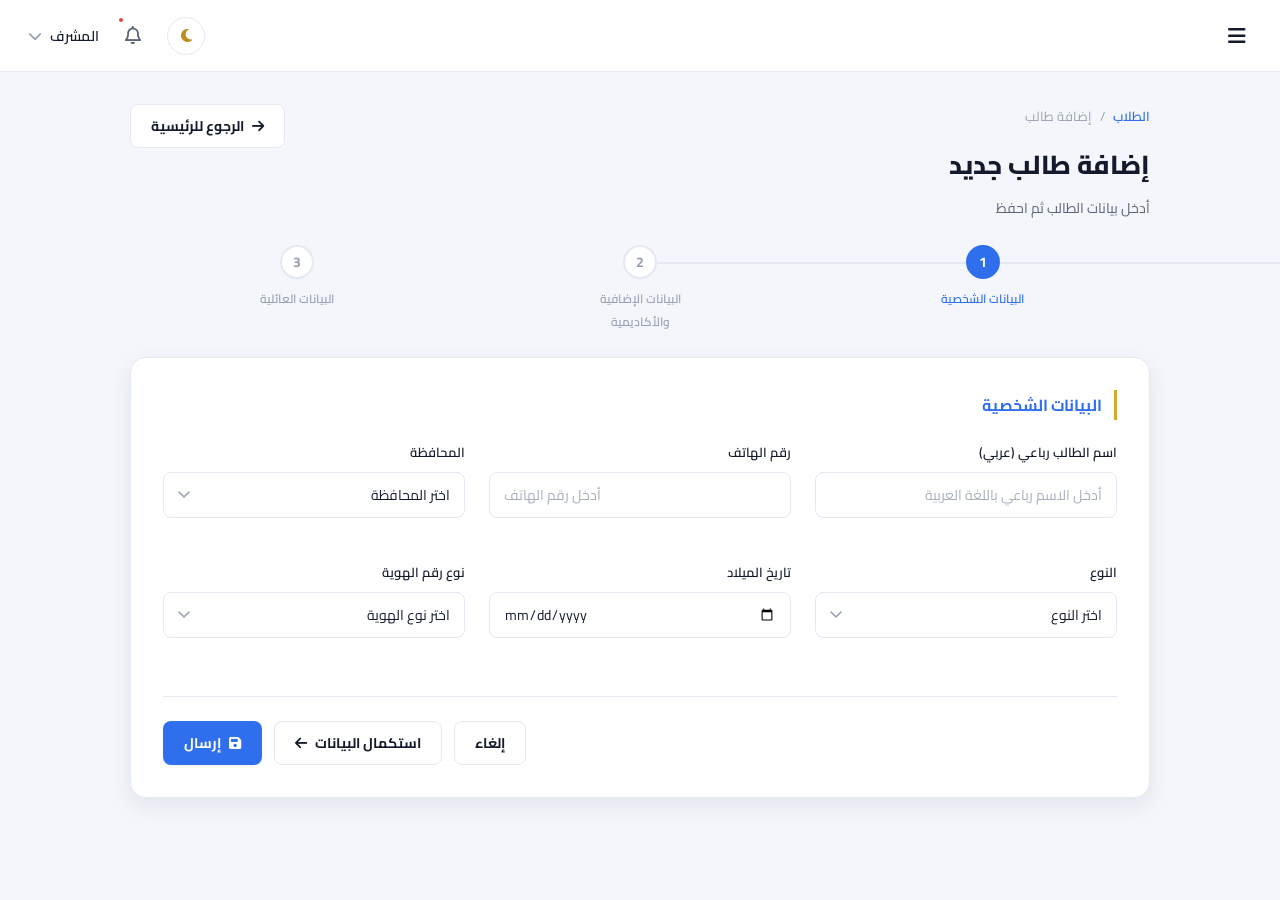
<file: addStudent.html>
<!doctype html>
<html lang="ar" dir="rtl">
  <head>
    <meta charset="UTF-8" />
    <meta name="viewport" content="width=device-width, initial-scale=1.0" />
    <title>إضافة طالب جديد | نظام الإدارة</title>
    <link rel="stylesheet" href="./assets/CSS/style.css" />
    <link
      href="https://fonts.googleapis.com/css2?family=Cairo:wght@400;500;600;700;800&display=swap"
      rel="stylesheet"
    />
    <link
      rel="stylesheet"
      href="https://cdnjs.cloudflare.com/ajax/libs/font-awesome/6.5.1/css/all.min.css"
    />
    <script>
      (function () {
        var saved = localStorage.getItem("theme");
        if (saved === "dark")
          document.documentElement.setAttribute("data-theme", "dark");
      })();
    </script>
  </head>
  <body>
    <div class="app">
      <!-- ===== Sidebar ===== -->
      <!-- <aside class="sidebar" id="sidebar">
      <div class="sidebar__brand">
        <div class="sidebar__logo"><i class="fa-solid fa-graduation-cap"></i></div>
        <div class="sidebar__brand-text">
          <strong>كلية</strong>
          <span>نظام الإدارة</span>
        </div>
      </div>

      <nav class="sidebar__nav">
        <a href="#" class="nav-item" data-nav="dashboard">
          <i class="fa-solid fa-house nav-item__icon"></i> لوحة التحكم
        </a>
        <a href="#" class="nav-item nav-item--active" data-nav="students">
          <i class="fa-solid fa-users nav-item__icon"></i> الطلاب
        </a>
        <a href="#" class="nav-item" data-nav="courses">
          <i class="fa-solid fa-clipboard-list nav-item__icon"></i> المقررات
        </a>
        <a href="#" class="nav-item" data-nav="departments">
          <i class="fa-solid fa-building nav-item__icon"></i> الأقسام
        </a>
        <a href="#" class="nav-item" data-nav="reports">
          <i class="fa-solid fa-chart-column nav-item__icon"></i> التقارير
        </a>
        <a href="#" class="nav-item" data-nav="users">
          <i class="fa-solid fa-user nav-item__icon"></i> المستخدمون
        </a>
        <a href="#" class="nav-item" data-nav="settings">
          <i class="fa-solid fa-gear nav-item__icon"></i> الإعدادات
        </a>
      </nav>

      <a href="#" class="sidebar__logout" id="logoutBtn">
        <i class="fa-solid fa-right-from-bracket nav-item__icon"></i> تسجيل الخروج
      </a>
    </aside> -->

      <div class="main">
        <header class="topbar">
          <button
            class="topbar__menu-btn"
            id="menuBtn"
            aria-label="فتح القائمة"
          >
            <i class="fa-solid fa-bars"></i>
          </button>

          <div class="topbar__actions">
            <button
              class="theme-toggle"
              id="themeToggleBtn"
              aria-label="تبديل الوضع الليلي"
            >
              <i class="fa-solid fa-sun" id="themeIcon"></i>
            </button>
            <button
              class="topbar__icon-btn"
              id="notifBtn"
              aria-label="الإشعارات"
            >
              <i class="fa-regular fa-bell"></i>
              <span class="topbar__badge"></span>
            </button>
            <div class="topbar__admin">
              <!-- <div class="topbar__avatar"></div> -->
              <span>المشرف</span>
              <i class="fa-solid fa-chevron-down topbar__chevron"></i>
            </div>
          </div>
        </header>

        <main class="page">
          <div class="page__top">
            <div>
              <nav class="breadcrumb" aria-label="مسار التنقل">
                <a href="#">الطلاب</a>
                <span>/</span>
                <span>إضافة طالب</span>
              </nav>
              <h1 class="page__title">إضافة طالب جديد</h1>
              <p class="page__subtitle">أدخل بيانات الطالب ثم احفظ</p>
            </div>

            <button class="btn btn--outline" id="backBtn">
              <i class="fa-solid fa-arrow-right"></i> الرجوع للرئيسية
            </button>
          </div>

          <!-- Step indicator -->
          <ol class="wizard-steps" id="wizardSteps">
            <li class="wizard-steps__item wizard-steps__item--active" data-step-indicator="1">
              <span class="wizard-steps__circle">1</span>
              <span class="wizard-steps__label">البيانات الشخصية</span>
            </li>
            <li class="wizard-steps__item" data-step-indicator="2">
              <span class="wizard-steps__circle">2</span>
              <span class="wizard-steps__label">البيانات الإضافية والأكاديمية</span>
            </li>
            <li class="wizard-steps__item" data-step-indicator="3">
              <span class="wizard-steps__circle">3</span>
              <span class="wizard-steps__label">البيانات العائلية</span>
            </li>
          </ol>

          <form class="card" id="studentForm" novalidate>

            <section class="form-section wizard-step wizard-step--active" data-step="1">
              <h2 class="form-section__title">البيانات الشخصية</h2>

              <div class="form-grid">
                <div class="field">
                  <label for="arabFullName">اسم الطالب رباعي (عربي)</label>
                  <input
                    type="text"
                    id="arabFullName"
                    name="arabFullName"
                    placeholder="أدخل الاسم رباعي باللغة العربية"
                    autocomplete="name"
                  />
                  <span class="field__error" data-error-for="arabFullName"></span>
                </div>

                <div class="field">
                  <label for="phone">رقم الهاتف</label>
                  <input
                    type="tel"
                    id="phone"
                    name="phone"
                    placeholder="أدخل رقم الهاتف"
                    autocomplete="tel"
                  />
                  <span class="field__error" data-error-for="phone"></span>
                </div>

                <div class="field">
                  <label for="governorate">المحافظة</label>
                  <select id="governorate" name="governorate">
                    <option value="" selected disabled>اختر المحافظة</option>
                    <option value="دمياط">دمياط</option>
                    <option value="بورسعيد">بورسعيد</option>
                    <option value="المنصورة">المنصورة</option>
                    <option value="أخرى">أخرى</option>
                  </select>
                  <span class="field__error" data-error-for="governorate"></span>
                </div>

                <div class="field">
                  <label for="gender">النوع</label>
                  <select id="gender" name="gender">
                    <option value="" selected disabled>اختر النوع</option>
                    <option value="male">ذكر</option>
                    <option value="female">أنثى</option>
                  </select>
                  <span class="field__error" data-error-for="gender"></span>
                </div>

                <div class="field">
                  <label for="dob">تاريخ الميلاد</label>
                  <input type="date" id="dob" name="dob" />
                  <span class="field__error" data-error-for="dob"></span>
                </div>

                <div class="field">
                  <label for="idType">نوع رقم الهوية</label>
                  <select id="idType" name="idType">
                    <option value="" selected disabled>اختر نوع الهوية</option>
                    <option value="national">رقم قومي</option>
                    <option value="passport">رقم جواز السفر</option>
                  </select>
                  <span class="field__error" data-error-for="idType"></span>
                </div>

                <div class="field" id="idNumberField" hidden>
                  <label for="idNumber" id="idNumberLabel">رقم الهوية</label>
                  <input
                    type="text"
                    id="idNumber"
                    name="idNumber"
                    placeholder="أدخل الرقم"
                    inputmode="numeric"
                  />
                  <span class="field__error" data-error-for="idNumber"></span>
                </div>
              </div>
            </section>

            <section class="form-section wizard-step" data-step="2">
              <h2 class="form-section__title">بيانات إضافية</h2>

              <div class="form-grid">
                <div class="field">
                  <label for="englishFullName">اسم الطالب رباعي (إنجليزي)</label>
                  <input
                    type="text"
                    id="englishFullName"
                    name="englishFullName"
                    placeholder="Full name in English"
                  />
                  <span class="field__error" data-error-for="englishFullName"></span>
                </div>

                <div class="field field--span-2">
                  <label for="address">العنوان</label>
                  <input
                    type="text"
                    id="address"
                    name="address"
                    placeholder="أدخل العنوان"
                  />
                  <span class="field__error" data-error-for="address"></span>
                </div>

                <div class="field">
                  <label for="country">الدولة</label>
                  <input
                    type="text"
                    id="country"
                    name="country"
                    placeholder="أدخل الدولة"
                    value="مصر"
                  />
                  <span class="field__error" data-error-for="country"></span>
                </div>

                <div class="field">
                  <label for="maritalStatus">الحالة الاجتماعية</label>
                  <select id="maritalStatus" name="maritalStatus">
                    <option value="" selected disabled>اختر الحالة الاجتماعية</option>
                    <option value="single">أعزب</option>
                    <option value="married">متزوج</option>
                  </select>
                  <span class="field__error" data-error-for="maritalStatus"></span>
                </div>

                <div class="field">
                  <label for="religion">الديانة</label>
                  <select id="religion" name="religion">
                    <option value="" selected disabled>اختر الديانة</option>
                    <option value="muslim">مسلم</option>
                    <option value="christian">مسيحي</option>
                    <option value="other">أخرى</option>
                  </select>
                  <span class="field__error" data-error-for="religion"></span>
                </div>

                <div class="field">
                  <label for="cardIssuePlace">جهة صدور البطاقة</label>
                  <input
                    type="text"
                    id="cardIssuePlace"
                    name="cardIssuePlace"
                    placeholder="أدخل جهة صدور البطاقة"
                  />
                  <span class="field__error" data-error-for="cardIssuePlace"></span>
                </div>

                <div class="field">
                  <label for="dataEntryDate">تاريخ إدخال البيانات</label>
                  <input type="date" id="dataEntryDate" name="dataEntryDate" />
                  <span class="field__error" data-error-for="dataEntryDate"></span>
                </div>

                <div class="field">
                  <label for="oneChanceStudent">طالب دور (فرصة واحدة)</label>
                  <select id="oneChanceStudent" name="oneChanceStudent">
                    <option value="" selected disabled>اختر</option>
                    <option value="yes">نعم</option>
                    <option value="no">لا</option>
                  </select>
                  <span class="field__error" data-error-for="oneChanceStudent"></span>
                </div>

                <div class="field">
                  <label for="studyType">نظام الدراسة</label>
                  <select id="studyType" name="studyType">
                    <option value="" selected disabled>اختر النظام</option>
                    <option value="semesters">فصول دراسية</option>
                    <option value="hours">ساعات معتمدة</option>
                  </select>
                  <span class="field__error" data-error-for="studyType"></span>
                </div>
              </div>

              <h2 class="form-section__title form-section__title--sub">بيانات المؤهل السابق</h2>

              <div class="form-grid">
                <div class="field">
                  <label for="qualification">المؤهل</label>
                  <select id="qualification" name="qualification">
                    <option value="" selected disabled>اختر المؤهل</option>
                    <option value="high_school">ثانوية عامة</option>
                    <option value="diploma">دبلوم</option>
                    <option value="other">أخرى</option>
                  </select>
                  <span class="field__error" data-error-for="qualification"></span>
                </div>

                <div class="field">
                  <label for="qualificationYear">سنة الحصول على المؤهل</label>
                  <input
                    type="number"
                    id="qualificationYear"
                    name="qualificationYear"
                    placeholder="مثال: 2024"
                    min="1970"
                    max="2100"
                  />
                  <span class="field__error" data-error-for="qualificationYear"></span>
                </div>

                <div class="field">
                  <label for="schoolName">اسم المدرسة</label>
                  <input
                    type="text"
                    id="schoolName"
                    name="schoolName"
                    placeholder="أدخل اسم المدرسة"
                  />
                  <span class="field__error" data-error-for="schoolName"></span>
                </div>

                <div class="field">
                  <label for="total">المجموع</label>
                  <input
                    type="number"
                    id="total"
                    name="total"
                    placeholder="أدخل المجموع"
                    step="0.01"
                    min="0"
                  />
                  <span class="field__error" data-error-for="total"></span>
                </div>

                <div class="field">
                  <label for="seatNumber">رقم الجلوس</label>
                  <input
                    type="text"
                    id="seatNumber"
                    name="seatNumber"
                    placeholder="أدخل رقم الجلوس"
                    inputmode="numeric"
                  />
                  <span class="field__error" data-error-for="seatNumber"></span>
                </div>

                <div class="field">
                  <label for="enrollmentStatus">حالة القيد</label>
                  <select id="enrollmentStatus" name="enrollmentStatus">
                    <option value="" selected disabled>اختر حالة القيد</option>
                    <option value="new">قيد جديد</option>
                    <option value="transferred">محول</option>
                    <option value="repeated">إعادة قيد</option>
                  </select>
                  <span class="field__error" data-error-for="enrollmentStatus"></span>
                </div>

                <div class="field">
                  <label for="enrollmentType">نوع القيد</label>
                  <select id="enrollmentType" name="enrollmentType">
                    <option value="" selected disabled>اختر نوع القيد</option>
                    <option value="general">عام</option>
                    <option value="transferred_from_other">تحويل من كلية أخرى</option>
                    <option value="reserved">احتياطي</option>
                  </select>
                  <span class="field__error" data-error-for="enrollmentType"></span>
                </div>

                <div class="field">
                  <label for="coordinationNumber">رقم كشف التنسيق</label>
                  <input
                    type="text"
                    id="coordinationNumber"
                    name="coordinationNumber"
                    placeholder="أدخل رقم كشف التنسيق"
                  />
                  <span class="field__error" data-error-for="coordinationNumber"></span>
                </div>
              </div>
            </section>

            <section class="form-section wizard-step" data-step="3">
              <h2 class="form-section__title">البيانات العائلية</h2>

              <div class="form-grid">
                <div class="field">
                  <label for="fatherName">اسم الأب</label>
                  <input type="text" id="fatherName" name="fatherName" placeholder="أدخل اسم الأب" />
                  <span class="field__error" data-error-for="fatherName"></span>
                </div>

                <div class="field">
                  <label for="motherName">اسم الأم</label>
                  <input type="text" id="motherName" name="motherName" placeholder="أدخل اسم الأم" />
                  <span class="field__error" data-error-for="motherName"></span>
                </div>

                <div class="field">
                  <label for="fatherJob">مهنة الأب</label>
                  <input type="text" id="fatherJob" name="fatherJob" placeholder="أدخل مهنة الأب" />
                  <span class="field__error" data-error-for="fatherJob"></span>
                </div>

                <div class="field">
                  <label for="motherJob">مهنة الأم</label>
                  <input type="text" id="motherJob" name="motherJob" placeholder="أدخل مهنة الأم" />
                  <span class="field__error" data-error-for="motherJob"></span>
                </div>

                <div class="field">
                  <label for="fatherWorkplace">جهة عمل الأب</label>
                  <input type="text" id="fatherWorkplace" name="fatherWorkplace" placeholder="أدخل جهة عمل الأب" />
                  <span class="field__error" data-error-for="fatherWorkplace"></span>
                </div>

                <div class="field">
                  <label for="motherWorkplace">جهة عمل الأم</label>
                  <input type="text" id="motherWorkplace" name="motherWorkplace" placeholder="أدخل جهة عمل الأم" />
                  <span class="field__error" data-error-for="motherWorkplace"></span>
                </div>

                <div class="field">
                  <label for="fatherPhone">هاتف الأب</label>
                  <input type="tel" id="fatherPhone" name="fatherPhone" placeholder="أدخل هاتف الأب" />
                  <span class="field__error" data-error-for="fatherPhone"></span>
                </div>

                <div class="field">
                  <label for="motherPhone">هاتف الأم</label>
                  <input type="tel" id="motherPhone" name="motherPhone" placeholder="أدخل هاتف الأم" />
                  <span class="field__error" data-error-for="motherPhone"></span>
                </div>

                <div class="field field--checkbox field--span-2">
                  <label class="checkbox-label" for="isFatherDeceased">
                    <input type="checkbox" id="isFatherDeceased" name="isFatherDeceased" />
                    الأب متوفي
                  </label>
                </div>
              </div>

              <div id="guardianSection" hidden>
                <h2 class="form-section__title form-section__title--sub">بيانات ولي الأمر</h2>
                <div class="form-grid">
                  <div class="field">
                    <label for="guardianName">اسم ولي الأمر</label>
                    <input type="text" id="guardianName" name="guardianName" placeholder="أدخل اسم ولي الأمر" />
                    <span class="field__error" data-error-for="guardianName"></span>
                  </div>

                  <div class="field">
                    <label for="guardianRelation">درجة القرابة لولي الأمر</label>
                    <input type="text" id="guardianRelation" name="guardianRelation" placeholder="مثال: عم، خال، أخ" />
                    <span class="field__error" data-error-for="guardianRelation"></span>
                  </div>

                  <div class="field">
                    <label for="guardianWorkplace">جهة عمل ولي الأمر</label>
                    <input type="text" id="guardianWorkplace" name="guardianWorkplace" placeholder="أدخل جهة عمل ولي الأمر" />
                    <span class="field__error" data-error-for="guardianWorkplace"></span>
                  </div>

                  <div class="field">
                    <label for="guardianPhone">هاتف ولي الأمر</label>
                    <input type="tel" id="guardianPhone" name="guardianPhone" placeholder="أدخل هاتف ولي الأمر" />
                    <span class="field__error" data-error-for="guardianPhone"></span>
                  </div>

                  <div class="field field--span-2">
                    <label for="guardianAddress">عنوان ولي الأمر</label>
                    <input type="text" id="guardianAddress" name="guardianAddress" placeholder="أدخل عنوان ولي الأمر" />
                    <span class="field__error" data-error-for="guardianAddress"></span>
                  </div>
                </div>
              </div>
            </section>

            <div class="form-actions">
              <button type="button" class="btn btn--outline" id="cancelBtn">
                إلغاء
              </button>
              <button type="button" class="btn btn--outline" id="backStepBtn" hidden>
                <i class="fa-solid fa-arrow-left"></i> رجوع
              </button>
              <button type="button" class="btn btn--outline" id="continueBtn">
                استكمال البيانات <i class="fa-solid fa-arrow-left"></i>
              </button>
              <button type="submit" class="btn btn--primary" id="saveBtn">
                <i class="fa-solid fa-floppy-disk btn__icon"></i>
                <span class="btn__label">إرسال</span>
              </button>
            </div>
          </form>
        </main>
      </div>
    </div>

    <div class="toast" id="toast" role="status" aria-live="polite"></div>

    <div class="modal-overlay" id="successModal" hidden>
      <div class="modal" role="dialog" aria-modal="true" aria-labelledby="successModalTitle">
        <div class="modal__icon"><i class="fa-solid fa-circle-check"></i></div>
        <h3 class="modal__title" id="successModalTitle">تم بنجاح</h3>
        <p class="modal__text" id="successModalText">تم إرسال بيانات الطالب بنجاح</p>
        <button type="button" class="btn btn--primary modal__close" id="successModalCloseBtn">
          تمام
        </button>
      </div>
    </div>

    <script src="./assets/javaScript/addStudent.js"></script>
  </body>
</html>
</file>
<file: assets/CSS/style.css>
:root {
  --navy-950: #0b1330;
  --navy-900: #0f1b3d;
  --navy-800: #142354;
  --navy-700: #1c2d63;
  --gold-500: #d4a92e;
  --gold-600: #b98f1f;

  --blue-600: #2f6fed;
  --blue-700: #2559c9;
  --blue-50: #eaf1ff;

  --bg: #f4f6fb;
  --surface: #ffffff;
  --surface-alt: #fafbfd;
  --border: #e4e8f1;

  --text-900: #131a2c;
  --text-600: #5a6478;
  --text-400: #98a1b3;
  --placeholder: #a6aebd;

  --danger: #e0473f;
  --success: #1f9d55;

  --radius-sm: 8px;
  --radius-md: 12px;
  --radius-lg: 16px;

  --shadow-sm: 0 1px 2px rgba(16, 24, 60, 0.06);
  --shadow-md: 0 8px 24px rgba(16, 24, 60, 0.08);

  --font: "Cairo", "Segoe UI", Tahoma, sans-serif;

  --sidebar-w: 264px;
  --topbar-h: 72px;
}

[data-theme="dark"] {
  --bg: #0a0f24;
  --surface: #121a37;
  --surface-alt: #16204a;
  --border: #263258;

  --text-900: #eef1fa;
  --text-600: #a7afc8;
  --text-400: #7b86a2;
  --placeholder: #5c6688;

  --blue-50: #182a52;
  --shadow-sm: 0 1px 2px rgba(0, 0, 0, 0.35);
  --shadow-md: 0 8px 24px rgba(0, 0, 0, 0.45);
}

* {
  box-sizing: border-box;
}

html,
body {
  margin: 0;
  padding: 0;
  font-family: var(--font);
  background: var(--bg);
  color: var(--text-900);
  -webkit-font-smoothing: antialiased;
  transition:
    background 0.2s ease,
    color 0.2s ease;
}

a {
  text-decoration: none;
  color: inherit;
}
button {
  font-family: inherit;
  cursor: pointer;
}
input,
select {
  font-family: inherit;
}

.app {
  display: flex;
  min-height: 100vh;
}

.sidebar {
  width: var(--sidebar-w);
  flex-shrink: 0;
  background: linear-gradient(180deg, var(--navy-950), var(--navy-900));
  color: #fff;
  display: flex;
  flex-direction: column;
  padding: 24px 16px;
  position: sticky;
  top: 0;
  height: 100vh;
  transition: transform 0.25s ease;
  z-index: 20;
}

.sidebar__brand {
  display: flex;
  align-items: center;
  gap: 12px;
  padding: 8px 8px 24px;
  border-bottom: 1px solid rgba(255, 255, 255, 0.08);
  margin-bottom: 16px;
}

.sidebar__logo {
  width: 40px;
  height: 40px;
  border-radius: var(--radius-sm);
  background: rgba(212, 169, 46, 0.15);
  border: 1px solid rgba(212, 169, 46, 0.4);
  display: flex;
  align-items: center;
  justify-content: center;
  font-size: 18px;
}

.sidebar__brand-text {
  display: flex;
  flex-direction: column;
  line-height: 1.3;
}
.sidebar__brand-text strong {
  font-size: 16px;
}
.sidebar__brand-text span {
  font-size: 12px;
  color: rgba(255, 255, 255, 0.55);
}

.sidebar__nav {
  display: flex;
  flex-direction: column;
  gap: 4px;
  flex: 1;
}

.nav-item {
  display: flex;
  align-items: center;
  gap: 12px;
  padding: 11px 14px;
  border-radius: var(--radius-sm);
  font-size: 14px;
  font-weight: 500;
  color: rgba(255, 255, 255, 0.75);
  transition:
    background 0.15s ease,
    color 0.15s ease;
}
.nav-item:hover {
  background: rgba(255, 255, 255, 0.06);
  color: #fff;
}
.nav-item--active {
  background: var(--blue-600);
  color: #fff;
  box-shadow: var(--shadow-sm);
}
.nav-item__icon {
  font-size: 16px;
  width: 20px;
  text-align: center;
}

.sidebar__logout {
  display: flex;
  align-items: center;
  gap: 12px;
  padding: 11px 14px;
  border-radius: var(--radius-sm);
  font-size: 14px;
  font-weight: 500;
  color: rgba(255, 255, 255, 0.7);
  border-top: 1px solid rgba(255, 255, 255, 0.08);
  margin-top: 8px;
  padding-top: 18px;
}
.sidebar__logout:hover {
  color: #fff;
}

.main {
  flex: 1;
  min-width: 0;
  display: flex;
  flex-direction: column;
}

.topbar {
  height: var(--topbar-h);
  background: var(--surface);
  border-bottom: 1px solid var(--border);
  display: flex;
  align-items: center;
  justify-content: space-between;
  padding: 0 28px;
  position: sticky;
  top: 0;
  z-index: 10;
}

.topbar__menu-btn {
  background: none;
  border: none;
  font-size: 20px;
  color: var(--text-900);
  padding: 6px;
  border-radius: var(--radius-sm);
}
.topbar__menu-btn:hover {
  background: var(--bg);
}

.topbar__actions {
  display: flex;
  align-items: center;
  gap: 20px;
}

.topbar__icon-btn {
  position: relative;
  background: none;
  border: none;
  font-size: 18px;
  color: var(--text-600);
}
.theme-toggle {
  width: 38px;
  height: 38px;
  border-radius: 50%;
  border: 1px solid var(--border);
  background: var(--surface);
  color: var(--gold-600);
  font-size: 15px;
  display: flex;
  align-items: center;
  justify-content: center;
  transition:
    background 0.15s ease,
    border-color 0.15s ease,
    color 0.15s ease;
}
.theme-toggle:hover {
  border-color: var(--gold-500);
  color: var(--gold-500);
}
[data-theme="dark"] .theme-toggle {
  color: var(--gold-500);
}
.topbar__badge {
  position: absolute;
  top: -2px;
  left: -2px;
  width: 8px;
  height: 8px;
  border-radius: 50%;
  background: var(--danger);
  border: 2px solid var(--surface);
}

.topbar__admin {
  display: flex;
  align-items: center;
  gap: 8px;
  font-size: 14px;
  font-weight: 600;
  color: var(--text-900);
}
.topbar__avatar {
  width: 34px;
  height: 34px;
  border-radius: 50%;
  background: var(--bg);
  border: 1px solid var(--border);
}
.topbar__chevron {
  color: var(--text-400);
}

.page {
  padding: 32px 40px 60px;
  max-width: 1100px;
  width: 100%;
  margin: 0 auto;
}

.page__top {
  display: flex;
  align-items: flex-start;
  justify-content: space-between;
  gap: 16px;
  margin-bottom: 24px;
  flex-wrap: wrap;
}

.breadcrumb {
  font-size: 13px;
  color: var(--text-400);
  display: flex;
  gap: 8px;
  margin-bottom: 12px;
}
.breadcrumb a {
  color: var(--blue-600);
  font-weight: 600;
}

.page__title {
  font-size: 26px;
  font-weight: 800;
  margin: 0 0 6px;
}
.page__subtitle {
  font-size: 14px;
  color: var(--text-600);
  margin: 0;
}

.card {
  background: var(--surface);
  border: 1px solid var(--border);
  border-radius: var(--radius-lg);
  box-shadow: var(--shadow-md);
  padding: 32px;
  transition:
    background 0.2s ease,
    border-color 0.2s ease;
}

.form-section + .form-section {
  margin-top: 36px;
}

.form-section__title {
  font-size: 16px;
  font-weight: 700;
  color: var(--blue-600);
  margin: 0 0 20px;
  padding-inline-start: 12px;
  border-inline-start: 3px solid var(--gold-500);
}

.form-grid {
  display: grid;
  grid-template-columns: repeat(3, 1fr);
  gap: 20px 24px;
}

.field {
  display: flex;
  flex-direction: column;
  gap: 8px;
}
.field--span-2 {
  grid-column: span 2;
}

.field label {
  font-size: 13px;
  font-weight: 600;
  color: var(--text-900);
}

.field input,
.field select {
  height: 46px;
  padding: 0 14px;
  border: 1px solid var(--border);
  border-radius: var(--radius-sm);
  font-size: 14px;
  color: var(--text-900);
  background: var(--surface);
  transition:
    border-color 0.15s ease,
    box-shadow 0.15s ease;
  width: 100%;
}

.field select {
  appearance: none;
  background-image: url("data:image/svg+xml;utf8,<svg xmlns='http://www.w3.org/2000/svg' width='12' height='8' viewBox='0 0 12 8'><path d='M1 1l5 5 5-5' stroke='%2398a1b3' stroke-width='1.6' fill='none' stroke-linecap='round' stroke-linejoin='round'/></svg>");
  background-repeat: no-repeat;
  background-position: left 14px center;
}

.field input::placeholder {
  color: var(--placeholder);
}

.field input:focus,
.field select:focus {
  outline: none;
  border-color: var(--blue-600);
  box-shadow: 0 0 0 3px var(--blue-50);
}

.field--invalid input,
.field--invalid select {
  border-color: var(--danger);
}
.field__error {
  font-size: 12px;
  color: var(--danger);
  min-height: 14px;
}

.form-actions {
  display: flex;
  justify-content: flex-end;
  gap: 12px;
  margin-top: 36px;
  padding-top: 24px;
  border-top: 1px solid var(--border);
}

.btn {
  display: inline-flex;
  align-items: center;
  gap: 8px;
  height: 44px;
  padding: 0 20px;
  border-radius: var(--radius-sm);
  font-size: 14px;
  font-weight: 700;
  border: 1px solid transparent;
  transition:
    background 0.15s ease,
    box-shadow 0.15s ease,
    transform 0.05s ease;
}
.btn:active {
  transform: translateY(1px);
}

.btn--outline {
  background: var(--surface);
  border-color: var(--border);
  color: var(--text-900);
}
.btn--outline:hover {
  background: var(--bg);
}

.btn--primary {
  background: var(--blue-600);
  color: #fff;
  box-shadow: var(--shadow-sm);
}
.btn--primary:hover {
  background: var(--blue-700);
}
.btn--primary:disabled {
  opacity: 0.6;
  cursor: not-allowed;
}

.toast {
  position: fixed;
  bottom: 28px;
  left: 50%;
  transform: translateX(-50%) translateY(16px);
  background: var(--navy-950);
  color: #fff;
  padding: 14px 22px;
  border-radius: var(--radius-md);
  font-size: 14px;
  font-weight: 600;
  box-shadow: var(--shadow-md);
  opacity: 0;
  pointer-events: none;
  transition:
    opacity 0.2s ease,
    transform 0.2s ease;
  z-index: 50;
}
.toast--visible {
  opacity: 1;
  transform: translateX(-50%) translateY(0);
}
.toast--error {
  background: var(--danger);
}
.toast--success {
  background: var(--success);
}

@media (max-width: 1080px) {
  .form-grid {
    grid-template-columns: repeat(2, 1fr);
  }
  .field--span-2 {
    grid-column: span 2;
  }
}

@media (max-width: 900px) {
  .sidebar {
    position: fixed;
    right: 0;
    height: 100vh;
    transform: translateX(100%);
  }
  .sidebar.sidebar--open {
    transform: translateX(0);
  }
  .page {
    padding: 24px 20px 48px;
  }
}

@media (max-width: 640px) {
  .form-grid {
    grid-template-columns: 1fr;
  }
  .field--span-2 {
    grid-column: span 1;
  }
  .card {
    padding: 20px;
  }
  .page__top {
    flex-direction: column;
  }
  .form-actions {
    flex-direction: column-reverse;
  }
  .form-actions .btn {
    width: 100%;
    justify-content: center;
  }
}

.wizard-steps {
  display: flex;
  align-items: flex-start;
  justify-content: space-between;
  list-style: none;
  margin: 0 0 24px;
  padding: 0;
  gap: 8px;
}

.wizard-steps__item {
  display: flex;
  flex-direction: column;
  align-items: center;
  gap: 8px;
  flex: 1;
  text-align: center;
  position: relative;
}

.wizard-steps__item::after {
  content: "";
  position: absolute;
  top: 17px;
  right: -50%;
  width: 100%;
  height: 2px;
  background: var(--border);
  z-index: 0;
}

.wizard-steps__item:last-child::after {
  display: none;
}

.wizard-steps__circle {
  width: 34px;
  height: 34px;
  border-radius: 50%;
  display: flex;
  align-items: center;
  justify-content: center;
  font-weight: 700;
  font-size: 14px;
  background: var(--surface);
  border: 2px solid var(--border);
  color: var(--text-400);
  position: relative;
  z-index: 1;
  transition:
    background 0.2s ease,
    border-color 0.2s ease,
    color 0.2s ease;
}

.wizard-steps__label {
  font-size: 12px;
  font-weight: 600;
  color: var(--text-400);
  max-width: 140px;
}

.wizard-steps__item--active .wizard-steps__circle {
  background: var(--blue-600);
  border-color: var(--blue-600);
  color: #fff;
}
.wizard-steps__item--active .wizard-steps__label {
  color: var(--blue-600);
}

.wizard-steps__item--done .wizard-steps__circle {
  background: var(--gold-500);
  border-color: var(--gold-500);
  color: #fff;
}
.wizard-steps__item--done .wizard-steps__label {
  color: var(--text-900);
}

.wizard-step {
  display: none;
}
.wizard-step--active {
  display: block;
}

.form-section__title--sub {
  margin-top: 28px;
}

.field--checkbox {
  flex-direction: row;
  align-items: center;
}
.checkbox-label {
  display: flex;
  align-items: center;
  gap: 10px;
  font-size: 14px;
  font-weight: 600;
  color: var(--text-900);
  cursor: pointer;
}
.checkbox-label input[type="checkbox"] {
  width: 18px;
  height: 18px;
  accent-color: var(--blue-600);
  cursor: pointer;
}

@media (max-width: 640px) {
  .wizard-steps__label {
    display: none;
  }
}

.modal-overlay {
  position: fixed;
  inset: 0;
  background: rgba(11, 19, 48, 0.55);
  display: flex;
  align-items: center;
  justify-content: center;
  z-index: 100;
  padding: 20px;
  opacity: 0;
  pointer-events: none;
  transition: opacity 0.2s ease;
}
.modal-overlay--visible {
  opacity: 1;
  pointer-events: auto;
}

.modal {
  background: var(--surface);
  border-radius: var(--radius-lg);
  box-shadow: var(--shadow-md);
  padding: 36px 32px;
  max-width: 360px;
  width: 100%;
  text-align: center;
  transform: translateY(12px) scale(0.97);
  transition:
    transform 0.2s ease,
    background 0.2s ease;
}
.modal-overlay--visible .modal {
  transform: translateY(0) scale(1);
}

.modal__icon {
  font-size: 44px;
  color: var(--success);
  margin-bottom: 16px;
}

.modal__title {
  font-size: 19px;
  font-weight: 800;
  margin: 0 0 8px;
  color: var(--text-900);
}

.modal__text {
  font-size: 14px;
  color: var(--text-600);
  margin: 0 0 24px;
}

.modal__close {
  width: 100%;
  justify-content: center;
}
[hidden] {
  display: none !important;
}
</file>
